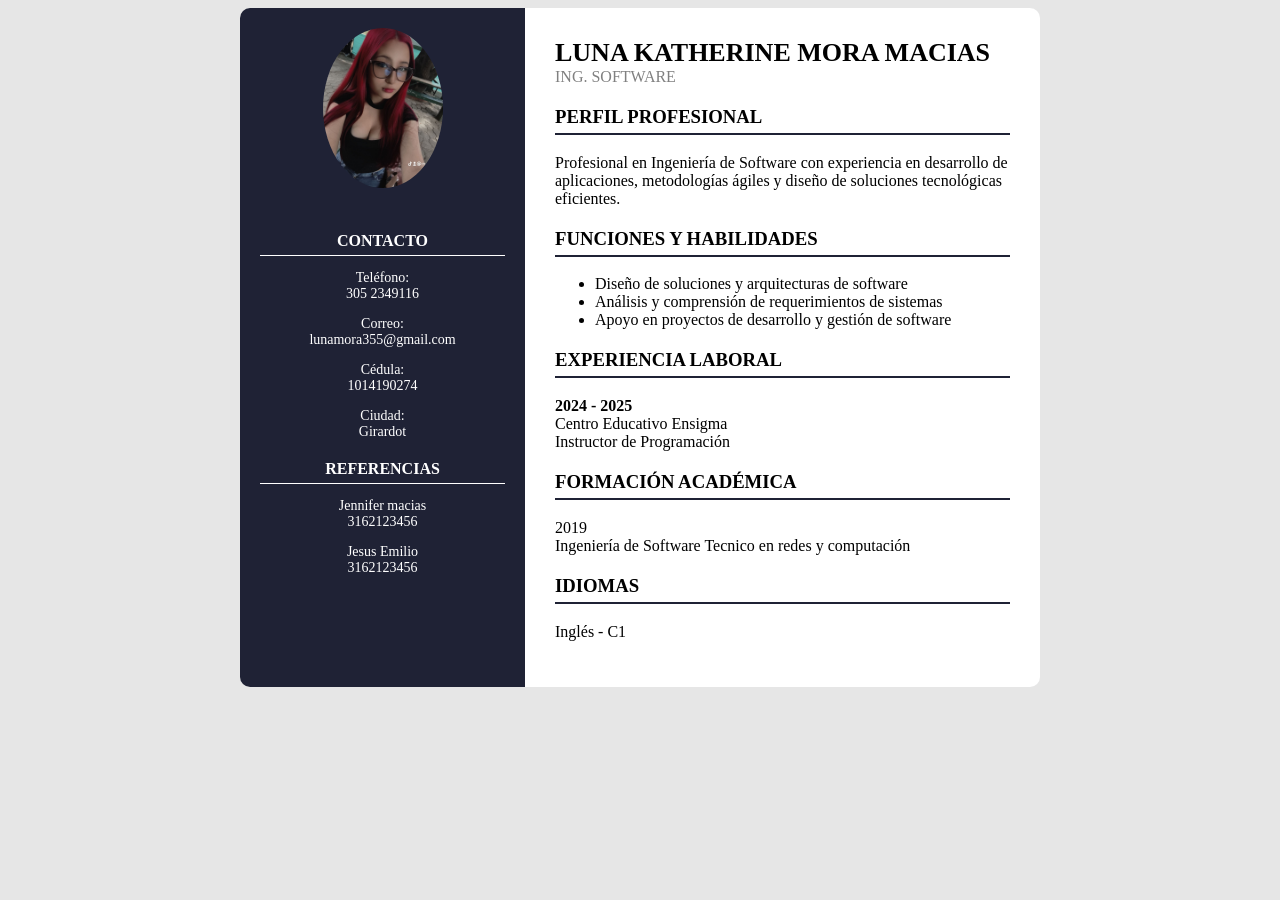
<file: index.html>
<!DOCTYPE html> <!--Le dice al navegador que el documento está escrito en HTML5.-->
<html lang="es"> <!--configura el idioma español-->
<head>
<meta charset="UTF-8"> <!--los acentos, ñ y símbolos se vean bien.-->
<title>Curriculum</title>

<style>

body{
    font-family: "Times New Roman", Times, serif;
    background-color: #e6e6e6;
}

.contenedor{
    width: 800px;
    margin: auto;
    display: flex; /* flez crea las divisiones  */
    background: white;
    border-radius: 10px;
    overflow: hidden;
}

/* COLUMNA IZQUIERDA */

.izquierda{
    width: 35%;
    background: #1f2235;
    color: white;
    padding: 20px;
    text-align: center;
}

.izquierda img{
    width: 120px;
    border-radius: 50%;
    margin-bottom: 20px;
}

.titulo{
    margin-top:20px;
    font-weight:bold;
    border-bottom:1px solid white;
    padding-bottom:5px;
}

.izquierda p{
    font-size:14px;
}

/* COLUMNA DERECHA */

.derecha{
    width:65%;
    padding:30px;
}

.nombre{
    font-size:26px;
    font-weight:bold;
}

.profesion{
    color:gray;
    margin-bottom:20px;
}

.seccion{
    margin-top:20px;
}

.seccion h3{
    border-bottom:2px solid #1f2235;
    padding-bottom:5px;
}

</style>

</head>

<body>

<div class="contenedor"> <!--en este van las dos columnas izq y der-->
    <div class="izquierda"> <!-- el div crea cuadros de texto invisible-->
        <img src="foto.png.jpeg">
        
        <div class="titulo">CONTACTO</div>
        <p>Teléfono:<br> 305 2349116 </p> <!-- la p es el parrafo cada p crea un salto automatico-->
        <p>Correo:<br>lunamora355@gmail.com</p> <!--br es el salto de linea (break)Se usa para romper la línea de texto y empezar otra línea sin crear un párrafo nuevo.-->
        <p>Cédula:<br>1014190274</p>
        <p>Ciudad:<br>Girardot</p>
        
        <div class="titulo">REFERENCIAS</div>
        <p>Jennifer macias<br>3162123456</p>
        <p>Jesus Emilio<br>3162123456</p>
    </div>
    
    <div class="derecha">
        <div class="nombre">LUNA KATHERINE MORA MACIAS </div>
        <div class="profesion">ING. SOFTWARE</div>
        
        <div class="seccion">
            <h3>PERFIL PROFESIONAL</h3>
            <p>
                Profesional en Ingeniería de Software con experiencia en desarrollo de aplicaciones, 
                metodologías ágiles y diseño de soluciones tecnológicas eficientes.
            </p>
        </div>
        
        <div class="seccion">
            <h3>FUNCIONES Y HABILIDADES</h3>
            <ul> <!--el ul es una lista sin orden y el ol es una lista con orden-->
                <li>Diseño de soluciones y arquitecturas de software</li>
                <li>Análisis y comprensión de requerimientos de sistemas</li>
                <li>Apoyo en proyectos de desarrollo y gestión de software</li>
            </ul>
        </div>
        
        <div class="seccion">
            <h3>EXPERIENCIA LABORAL</h3> <!-- h3 encabezado nivel 3.-->
            <p>
                <b>2024 - 2025</b><br> <!-- b significa bold/ negrita -->
                Centro Educativo Ensigma<br>
                Instructor de Programación
            </p>
        </div>
        
        <div class="seccion">
            <h3>FORMACIÓN ACADÉMICA</h3>
            <p>
                2019<br>
                Ingeniería de Software 
                Tecnico en redes y computación
            </p>
        </div>

        <div class="seccion">
            <h3>IDIOMAS</h3>
            <p>Inglés - C1</p>
        </div>
    </div>
</div>

</body>
</html>
</file>
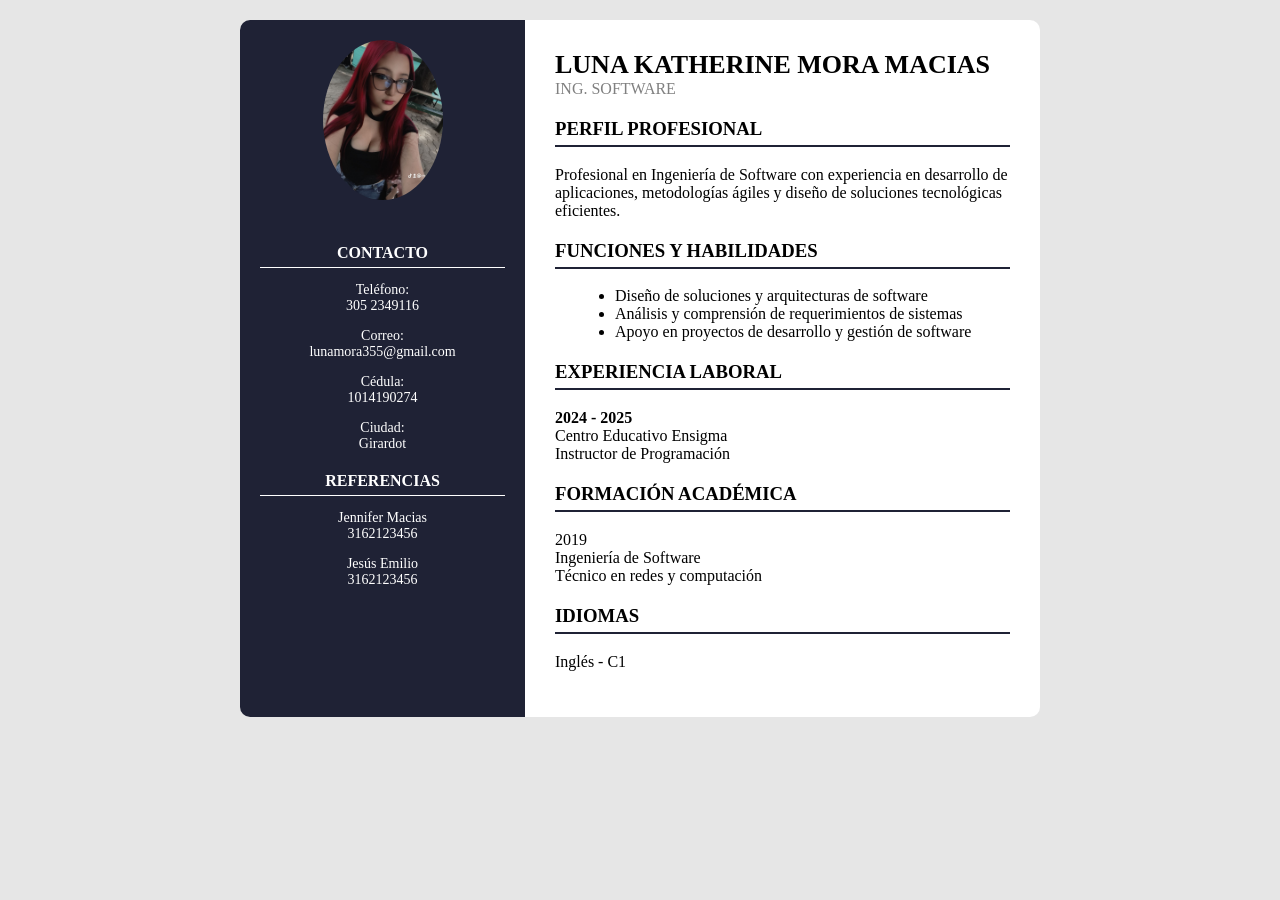
<file: curriculum2/index.html>
<!DOCTYPE html>
<html lang="es">
<head>
    <meta charset="UTF-8">
    <title>Curriculum</title>
    <link rel="stylesheet" href="styles.css">
</head>

<body>

<div class="contenedor">
    <div class="izquierda">
        <img src="foto.png" alt="Foto de perfil">
        
        <div class="titulo">CONTACTO</div>
        <p>Teléfono:<br> 305 2349116 </p>
        <p>Correo:<br>lunamora355@gmail.com</p>
        <p>Cédula:<br>1014190274</p>
        <p>Ciudad:<br>Girardot</p>
        
        <div class="titulo">REFERENCIAS</div>
        <p>Jennifer Macias<br>3162123456</p>
        <p>Jesús Emilio<br>3162123456</p>
    </div>
    
    <div class="derecha">
        <div class="nombre">LUNA KATHERINE MORA MACIAS</div>
        <div class="profesion">ING. SOFTWARE</div>
        
        <div class="seccion">
            <h3>PERFIL PROFESIONAL</h3>
            <p>
                Profesional en Ingeniería de Software con experiencia en desarrollo de aplicaciones, 
                metodologías ágiles y diseño de soluciones tecnológicas eficientes.
            </p>
        </div>
        
        <div class="seccion">
            <h3>FUNCIONES Y HABILIDADES</h3>
            <ul>
                <li>Diseño de soluciones y arquitecturas de software</li>
                <li>Análisis y comprensión de requerimientos de sistemas</li>
                <li>Apoyo en proyectos de desarrollo y gestión de software</li>
            </ul>
        </div>
        
        <div class="seccion">
            <h3>EXPERIENCIA LABORAL</h3>
            <p>
                <b>2024 - 2025</b><br>
                Centro Educativo Ensigma<br>
                Instructor de Programación
            </p>
        </div>
        
        <div class="seccion">
            <h3>FORMACIÓN ACADÉMICA</h3>
            <p>
                2019<br>
                Ingeniería de Software<br>
                Técnico en redes y computación
            </p>
        </div>

        <div class="seccion">
            <h3>IDIOMAS</h3>
            <p>Inglés - C1</p>
        </div>
    </div>
</div>

</body>
</html>
</file>
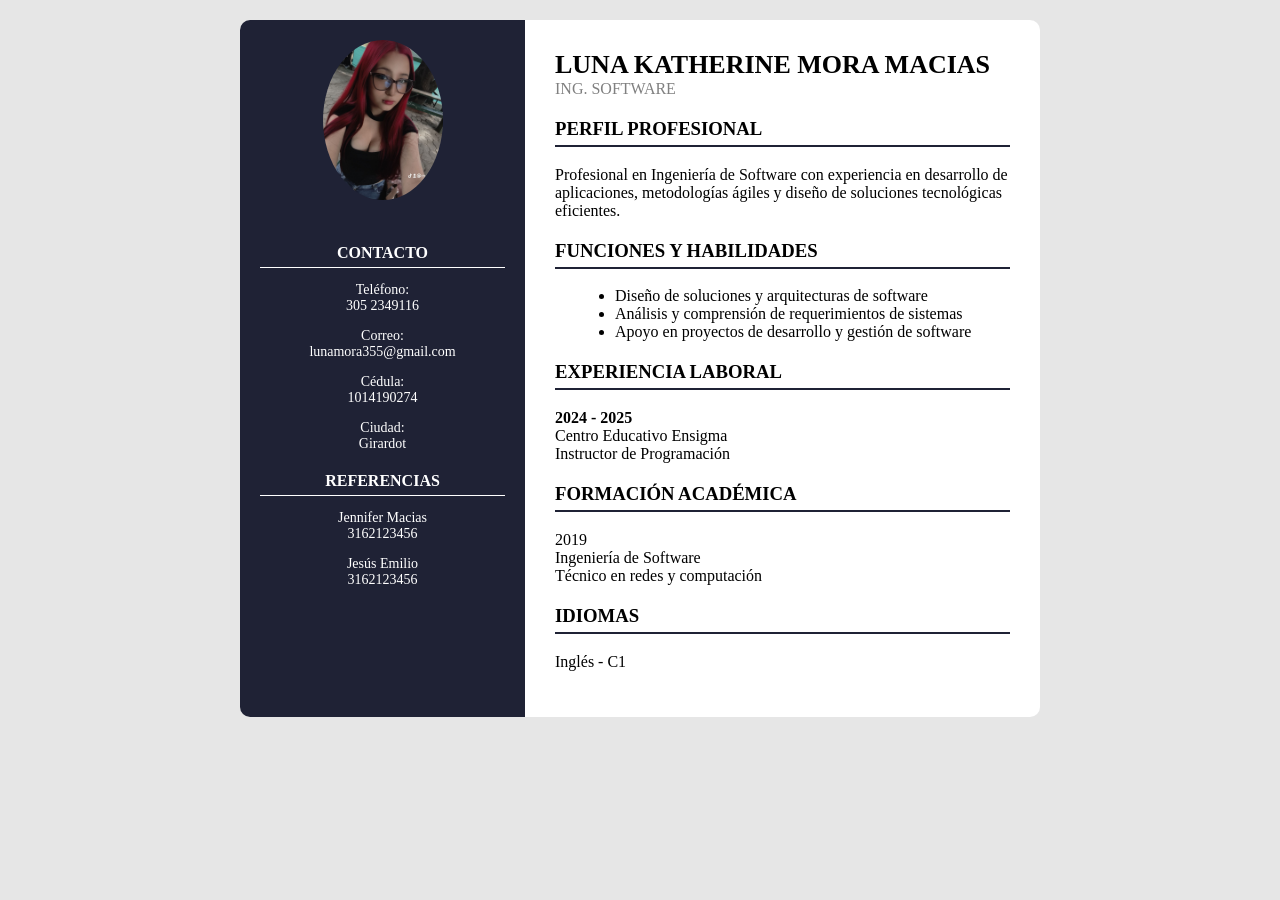
<file: curriculum3/index.html>
<!DOCTYPE html>
<html lang="es">
<head>
    <meta charset="UTF-8">
    <title>Curriculum</title>
    <link rel="stylesheet" href="styles.css">
</head>

<body>

<div class="contenedor">

    <div class="izquierda">
        <img src="foto.png" alt="Foto de perfil">

        <div class="titulo">CONTACTO</div>
        <p>Teléfono:<br> 305 2349116 </p>
        <p>Correo:<br>lunamora355@gmail.com</p>
        <p>Cédula:<br>1014190274</p>
        <p>Ciudad:<br>Girardot</p>

        <div class="titulo">REFERENCIAS</div>
        <p>Jennifer Macias<br>3162123456</p>
        <p>Jesús Emilio<br>3162123456</p>
    </div>

    <div class="derecha">

        <div class="nombre" id="nombreClick">LUNA KATHERINE MORA MACIAS</div>
        <div class="profesion">ING. SOFTWARE</div>

        <div class="mensaje-oculto" id="mensajeNombre">
            🌙 ¡Hola! Gracias por revisar mi curriculum ✨
        </div>

        <div class="seccion toggle">
            <h3 class="titulo-seccion">PERFIL PROFESIONAL</h3>
            <p>
                Profesional en Ingeniería de Software con experiencia en desarrollo de aplicaciones,
                metodologías ágiles y diseño de soluciones tecnológicas eficientes.
            </p>
        </div>

        <div class="seccion toggle">
            <h3 class="titulo-seccion">FUNCIONES Y HABILIDADES</h3>
            <ul>
                <li>Diseño de soluciones y arquitecturas de software</li>
                <li>Análisis y comprensión de requerimientos de sistemas</li>
                <li>Apoyo en proyectos de desarrollo y gestión de software</li>
            </ul>
        </div>

        <div class="seccion toggle">
            <h3 class="titulo-seccion">EXPERIENCIA LABORAL</h3>
            <p>
                <b>2024 - 2025</b><br>
                Centro Educativo Ensigma<br>
                Instructor de Programación
            </p>
        </div>

        <div class="seccion toggle">
            <h3 class="titulo-seccion">FORMACIÓN ACADÉMICA</h3>
            <p>
                2019<br>
                Ingeniería de Software<br>
                Técnico en redes y computación
            </p>
        </div>

        <div class="seccion toggle">
            <h3 class="titulo-seccion">IDIOMAS</h3>
            <p>Inglés - C1</p>
        </div>

    </div>
</div>

<!-- Archivo JavaScript externo -->
<script src="script.js"></script>

</body>
</html>
</file>
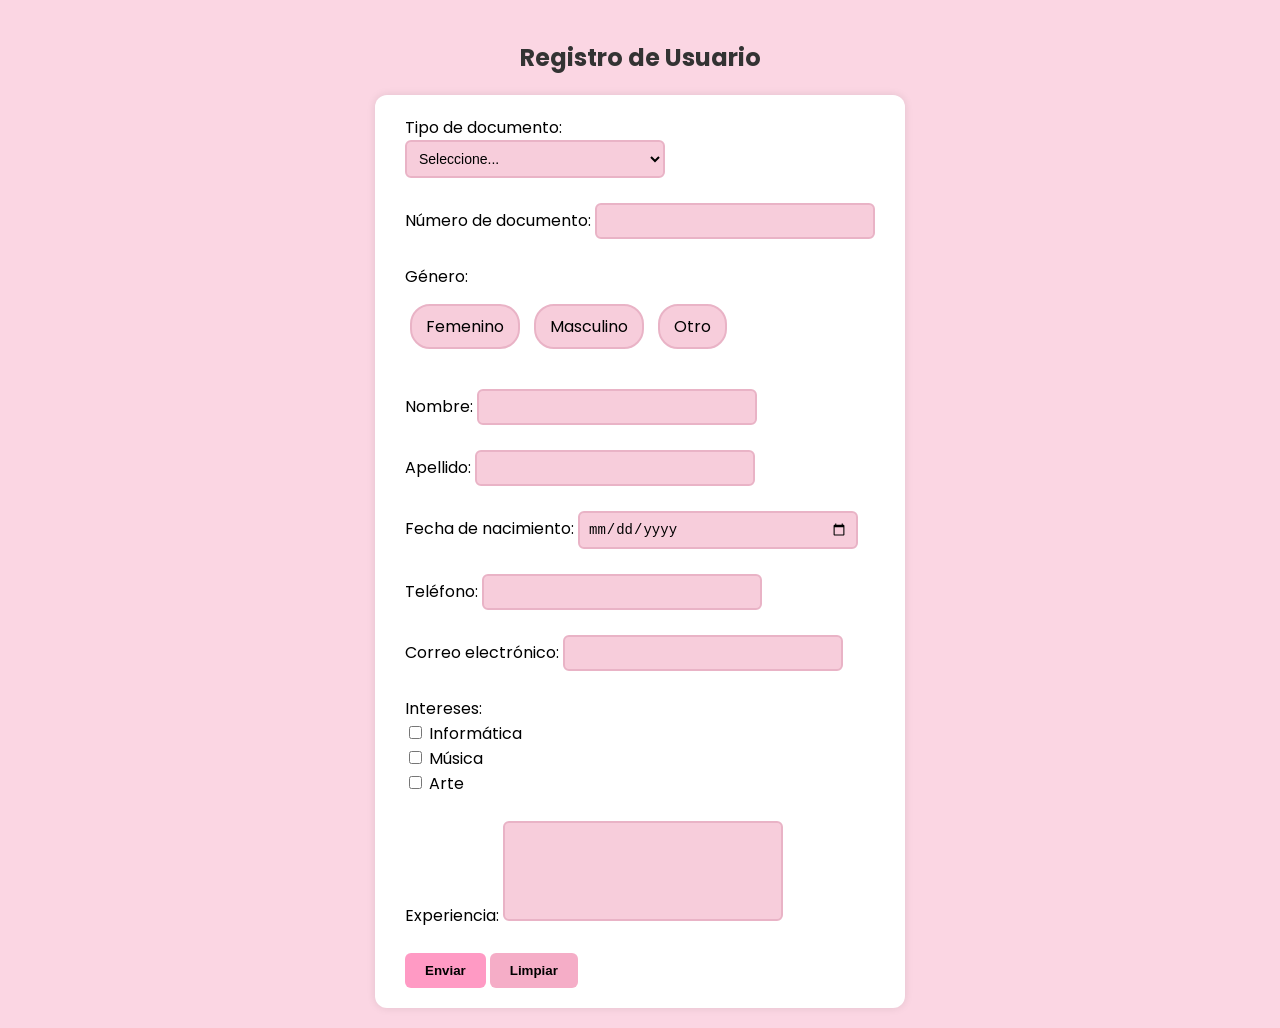
<file: formulario2/index.html>
<!DOCTYPE html>
<html>
<head>
    <title>Formulario de Registro</title>
    <link rel="stylesheet" href="styles.css">

    <!-- Fuente Poppins -->
    <link href="https://fonts.googleapis.com/css2?family=Poppins:wght@300;400;600&display=swap" rel="stylesheet">
</head>

<body>

    <h2>Registro de Usuario</h2>

    <form id="formulario">

        <!-- Tipo de documento -->
        <label>Tipo de documento:</label><br>
        <select name="documento">
            <option value="">Seleccione...</option>
            <option value="cc">Cédula de Ciudadanía</option>
            <option value="ti">Tarjeta de Identidad</option>
            <option value="ce">Cédula de Extranjería</option>
            <option value="pp">Pasaporte</option>
        </select><br><br>

        <!-- Número de documento -->
        <label>Número de documento:</label>
        <input type="text" name="num_documento"><br><br>

        <!-- Género -->
        <label>Género:</label><br>

        <div class="genero-container">
            <input type="radio" id="femenino" name="genero" value="femenino">
            <label for="femenino" class="genero-opcion">Femenino</label>

            <input type="radio" id="masculino" name="genero" value="masculino">
            <label for="masculino" class="genero-opcion">Masculino</label>

            <input type="radio" id="otro" name="genero" value="otro">
            <label for="otro" class="genero-opcion">Otro</label>
        </div><br>

        <!-- Datos -->
        <label>Nombre:</label>
        <input type="text" name="nombre"><br><br>

        <label>Apellido:</label>
        <input type="text" name="apellido"><br><br>

        <label>Fecha de nacimiento:</label>
        <input type="date" name="fecha"><br><br>

        <label>Teléfono:</label>
        <input type="tel" name="telefono"><br><br>

        <label>Correo electrónico:</label>
        <input type="email" name="correo"><br><br>

        <!-- Intereses -->
        <label>Intereses:</label><br>
        <input type="checkbox" name="interes"> Informática<br>
        <input type="checkbox" name="interes"> Música<br>
        <input type="checkbox" name="interes"> Arte<br><br>

        <!-- Experiencia -->
        <label>Experiencia:</label>
        <textarea name="experiencia"></textarea><br><br>

        <!-- Botones -->
        <div class="botones">
            <input type="submit" value="Enviar">
            <button type="reset">Limpiar</button>
        </div>

    </form>

    <!-- Mensaje de éxito -->
    <div id="mensajeExito" class="mensaje-exito">
        ✨ ¡Formulario enviado con éxito! ✨
    </div>

    <!-- Script para mostrar el mensaje -->
    <script>
        const form = document.getElementById("formulario");
        const mensaje = document.getElementById("mensajeExito");

        form.addEventListener("submit", function(e) {
            e.preventDefault();
            mensaje.style.display = "block";

            setTimeout(() => {
                mensaje.style.display = "none";
            }, 3000);

            form.reset();
        });
    </script>

</body>
</html>
</file>
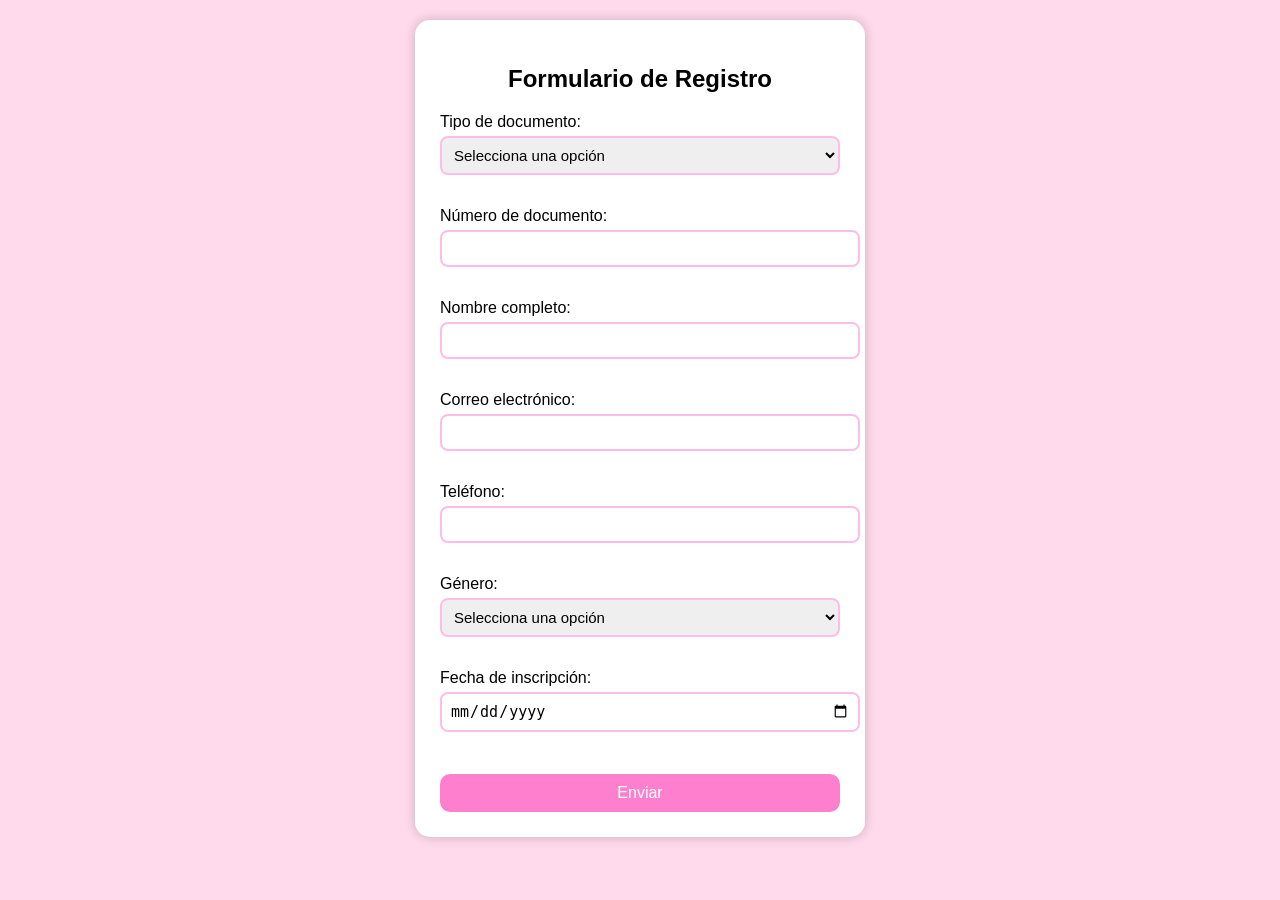
<file: formulario3/index.html>
<!DOCTYPE html>
<html lang="es">
<head>
    <meta charset="UTF-8">
    <title>Formulario</title>
    <link rel="stylesheet" href="styles.css">
</head>

<body>

<div class="contenedor">
    <h2>Formulario de Registro</h2>

    <form id="formulario">

        <!-- Tipo de documento -->
        <div class="campo">
            <label for="tipoDocumento">Tipo de documento:</label>
            <select id="tipoDocumento">
                <option>Selecciona una opción</option>
                <option>Cédula de Ciudadanía</option>
                <option>Tarjeta de Identidad</option>
                <option>Cédula de Extranjería</option>
                <option>Pasaporte</option>
            </select>
            <span class="error" id="error-tipoDocumento"></span>
        </div>

        <!-- Número de documento -->
        <div class="campo">
            <label for="documento">Número de documento:</label>
            <input type="text" id="documento">
            <span class="error" id="error-documento"></span>
        </div>

        <!-- Nombre -->
        <div class="campo">
            <label for="nombre">Nombre completo:</label>
            <input type="text" id="nombre">
            <span class="error" id="error-nombre"></span>
        </div>

        <!-- Correo -->
        <div class="campo">
            <label for="correo">Correo electrónico:</label>
            <input type="email" id="correo">
            <span class="error" id="error-correo"></span>
        </div>

        <!-- Teléfono -->
        <div class="campo">
            <label for="telefono">Teléfono:</label>
            <input type="tel" id="telefono">
            <span class="error" id="error-telefono"></span>
        </div>

        <!-- Género -->
        <div class="campo">
            <label for="genero">Género:</label>
            <select id="genero">
                <option>Selecciona una opción</option>
                <option>Femenino</option>
                <option>Masculino</option>
                <option>Otro</option>
            </select>
            <span class="error" id="error-genero"></span>
        </div>

        <!-- Fecha de inscripción -->
        <div class="campo">
            <label for="fecha">Fecha de inscripción:</label>
            <input type="date" id="fecha">
            <span class="error" id="error-fecha"></span>
        </div>

        <button type="submit">Enviar</button>

        <p id="mensajeExito" class="exito oculto">✔ Formulario enviado con éxito</p>
    </form>
</div>

<script src="script.js"></script>
</body>
</html>
</file>
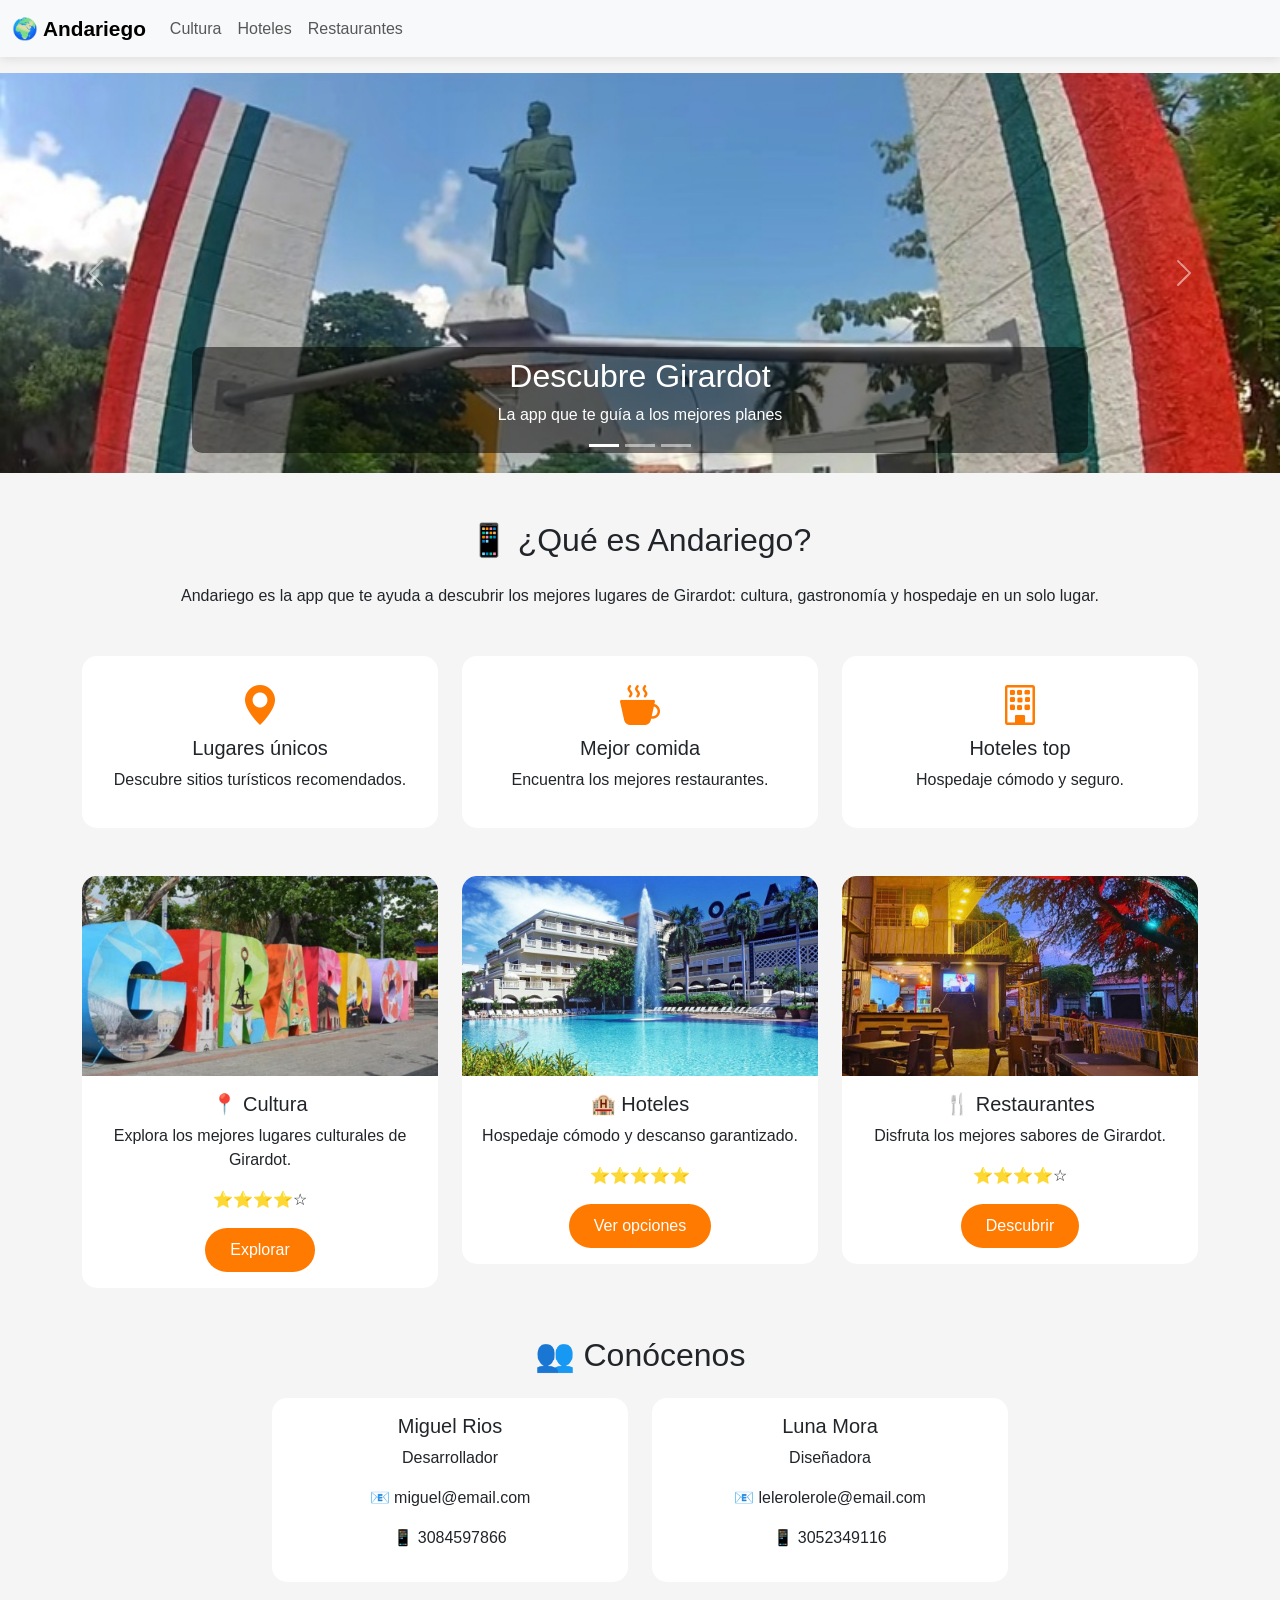
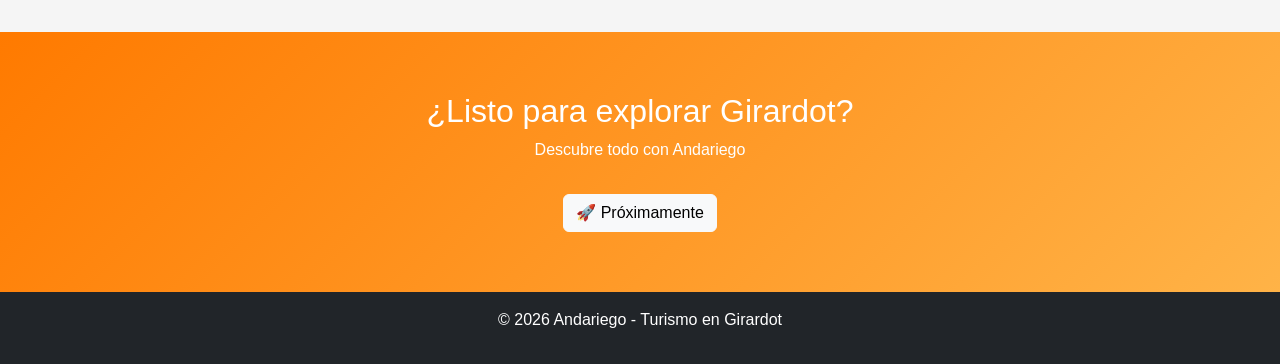
<file: pag_andariego/pagina/index.html>
<!DOCTYPE html>
<html lang="es">
<head>
  <meta charset="UTF-8">
  <meta name="viewport" content="width=device-width, initial-scale=1.0">
  <title>Andariego - Turismo en Girardot</title>

  <!-- BOOTSTRAP -->
  <link href="https://cdn.jsdelivr.net/npm/bootstrap@5.3.0/dist/css/bootstrap.min.css" rel="stylesheet">

  <!-- ICONOS -->
  <link rel="stylesheet" href="https://cdn.jsdelivr.net/npm/bootstrap-icons@1.10.5/font/bootstrap-icons.css">

  <!-- CSS -->
  <link rel="stylesheet" href="styles.css">
</head>
<body>

<!-- NAVBAR -->
<nav class="navbar navbar-expand-lg bg-body-tertiary">
  <div class="container-fluid">
    <a class="navbar-brand" href="#">🌍 Andariego</a>

    <button class="navbar-toggler" type="button" data-bs-toggle="collapse" data-bs-target="#navbarSupportedContent">
      <span class="navbar-toggler-icon"></span>
    </button>

    <div class="collapse navbar-collapse" id="navbarSupportedContent">
      <ul class="navbar-nav me-auto">

        <li class="nav-item">
          <a class="nav-link" href="#" onclick="mostrarMensaje()">Cultura</a>
        </li>

        <li class="nav-item">
          <a class="nav-link" href="#" onclick="mostrarMensaje()">Hoteles</a>
        </li>

        <li class="nav-item">
          <a class="nav-link" href="#" onclick="mostrarMensaje()">Restaurantes</a>
        </li>

      </ul>
    </div>
  </div>
</nav>

<!-- MENSAJE -->
<div id="mensaje" class="text-center mt-3"></div>

<!-- CARRUSEL -->
<div id="carouselExampleCaptions" class="carousel slide" data-bs-ride="carousel" data-bs-interval="3000" data-bs-pause="false">

  <div class="carousel-indicators">
    <button type="button" data-bs-target="#carouselExampleCaptions" data-bs-slide-to="0" class="active"></button>
    <button type="button" data-bs-target="#carouselExampleCaptions" data-bs-slide-to="1"></button>
    <button type="button" data-bs-target="#carouselExampleCaptions" data-bs-slide-to="2"></button>
  </div>

  <div class="carousel-inner">

    <div class="carousel-item active">
      <img src="../img/carrusel1.jpg" class="d-block w-100">
      <div class="carousel-caption">
        <h2>Descubre Girardot</h2>
        <p>La app que te guía a los mejores planes</p>
      </div>
    </div>

    <div class="carousel-item">
      <img src="../img/carrusel2.jpg" class="d-block w-100">
      <div class="carousel-caption">
        <h2>Hoteles increíbles</h2>
        <p>Descansa en los mejores lugares</p>
      </div>
    </div>

    <div class="carousel-item">
      <img src="../img/carrusel3.jpg" class="d-block w-100">
      <div class="carousel-caption">
        <h2>Gastronomía única</h2>
        <p>Descubre sabores inolvidables</p>
      </div>
    </div>

  </div>

  <button class="carousel-control-prev" type="button" data-bs-target="#carouselExampleCaptions" data-bs-slide="prev">
    <span class="carousel-control-prev-icon"></span>
  </button>

  <button class="carousel-control-next" type="button" data-bs-target="#carouselExampleCaptions" data-bs-slide="next">
    <span class="carousel-control-next-icon"></span>
  </button>

</div>

<!-- SOBRE LA APP -->
<section class="container mt-5 text-center">
  <h2 class="mb-4">📱 ¿Qué es Andariego?</h2>
  <p class="mb-5">
    Andariego es la app que te ayuda a descubrir los mejores lugares de Girardot:
    cultura, gastronomía y hospedaje en un solo lugar.
  </p>

  <div class="row">
    <div class="col-md-4">
      <div class="feature-box">
        <i class="bi bi-geo-alt-fill icono"></i>
        <h5>Lugares únicos</h5>
        <p>Descubre sitios turísticos recomendados.</p>
      </div>
    </div>

    <div class="col-md-4">
      <div class="feature-box">
        <i class="bi bi-cup-hot-fill icono"></i>
        <h5>Mejor comida</h5>
        <p>Encuentra los mejores restaurantes.</p>
      </div>
    </div>

    <div class="col-md-4">
      <div class="feature-box">
        <i class="bi bi-building icono"></i>
        <h5>Hoteles top</h5>
        <p>Hospedaje cómodo y seguro.</p>
      </div>
    </div>
  </div>
</section>

<!-- CARDS -->
<div class="container mt-5">
  <div class="row justify-content-center">

    <div class="col-md-4">
      <div class="card">
        <img src="../img/imagen1.avif" class="card-img-top">
        <div class="card-body">
          <h5>📍 Cultura</h5>
          <p>Explora los mejores lugares culturales de Girardot.</p>
          <p>⭐⭐⭐⭐☆</p>
          <a href="#" onclick="mostrarMensaje()" class="btn btn-primary">Explorar</a>
        </div>
      </div>
    </div>

    <div class="col-md-4">
      <div class="card">
        <img src="../img/imagen2.jpg" class="card-img-top">
        <div class="card-body">
          <h5>🏨 Hoteles</h5>
          <p>Hospedaje cómodo y descanso garantizado.</p>
          <p>⭐⭐⭐⭐⭐</p>
          <a href="#" onclick="mostrarMensaje()" class="btn btn-primary">Ver opciones</a>
        </div>
      </div>
    </div>

    <div class="col-md-4">
      <div class="card">
        <img src="../img/imagen3.jpg" class="card-img-top">
        <div class="card-body">
          <h5>🍴 Restaurantes</h5>
          <p>Disfruta los mejores sabores de Girardot.</p>
          <p>⭐⭐⭐⭐☆</p>
          <a href="#" onclick="mostrarMensaje()" class="btn btn-primary">Descubrir</a>
        </div>
      </div>
    </div>

  </div>
</div>

<!-- CONOCENOS -->
<section class="container mt-5 text-center">
  <h2 class="mb-4">👥 Conócenos</h2>

  <div class="row justify-content-center">
    <div class="col-md-4">
      <div class="card team-card p-3">
        <h5>Miguel Rios</h5>
        <p>Desarrollador</p>
        <p>📧 miguel@email.com</p>
        <p>📱 3084597866</p>
      </div>
    </div>

    <div class="col-md-4">
      <div class="card team-card p-3">
        <h5>Luna Mora</h5>
        <p>Diseñadora</p>
        <p>📧 lelerolerole@email.com</p>
        <p>📱 3052349116</p>
      </div>
    </div>
  </div>
</section>

<!-- CTA -->
<section class="cta text-center">
  <h2>¿Listo para explorar Girardot?</h2>
  <p>Descubre todo con Andariego</p>
  <button class="btn btn-light mt-3">🚀 Próximamente</button>
</section>

<!-- FOOTER -->
<footer class="bg-dark text-white text-center p-3">
  <p>© 2026 Andariego - Turismo en Girardot</p>
</footer>

<script>
function mostrarMensaje() {
  document.getElementById("mensaje").innerHTML =
    "<div class='alert alert-success'>🚀 Próximamente</div>";
}
</script>

<script src="https://cdn.jsdelivr.net/npm/bootstrap@5.3.0/dist/js/bootstrap.bundle.min.js"></script>

</body>
</html>
</file>
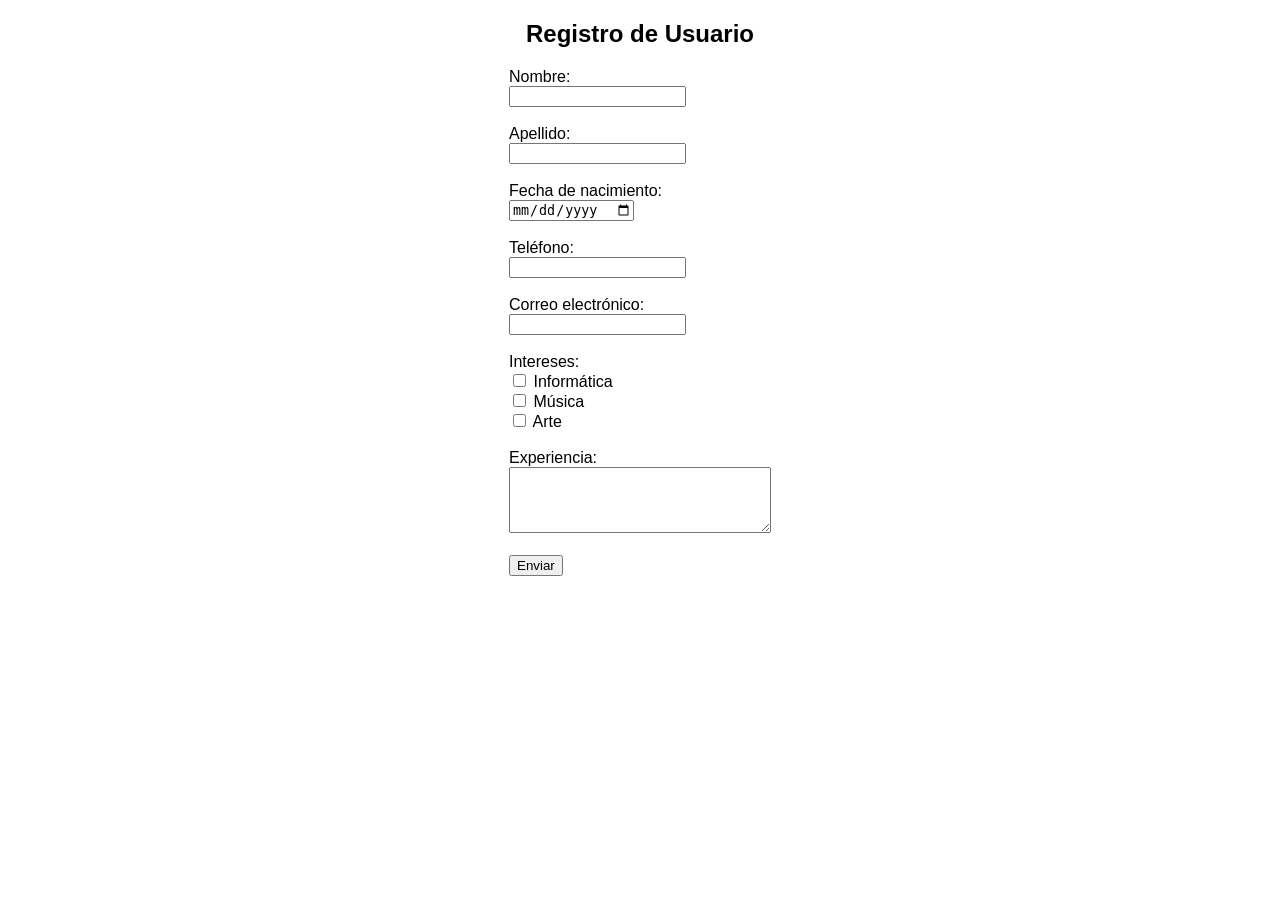
<file: formulario.html>
<!DOCTYPE html>
<html>
<head>
    <title>Formulario de Registro</title>
</head>

<body style="font-family: Arial, sans-serif; text-align: center;">

    <h2>Registro de Usuario</h2>

    <form style="display: inline-block; text-align: left;">

        <label>Nombre:</label><br>
        <input type="text" name="nombre"><br><br>

        <label>Apellido:</label><br>
        <input type="text" name="apellido"><br><br>

        <label>Fecha de nacimiento:</label><br>
        <input type="date" name="fecha"><br><br>

        <label>Teléfono:</label><br>
        <input type="tel" name="telefono"><br><br>

        <label>Correo electrónico:</label><br>
        <input type="email" name="correo"><br><br>

        <label>Intereses:</label><br>
        <input type="checkbox" name="interes"> Informática<br>
        <input type="checkbox" name="interes"> Música<br>
        <input type="checkbox" name="interes"> Arte<br><br>

        <label>Experiencia:</label><br>
        <textarea name="experiencia" rows="4" cols="30"></textarea><br><br>

        <input type="submit" value="Enviar">

    </form>

</body>
</html>
</file>
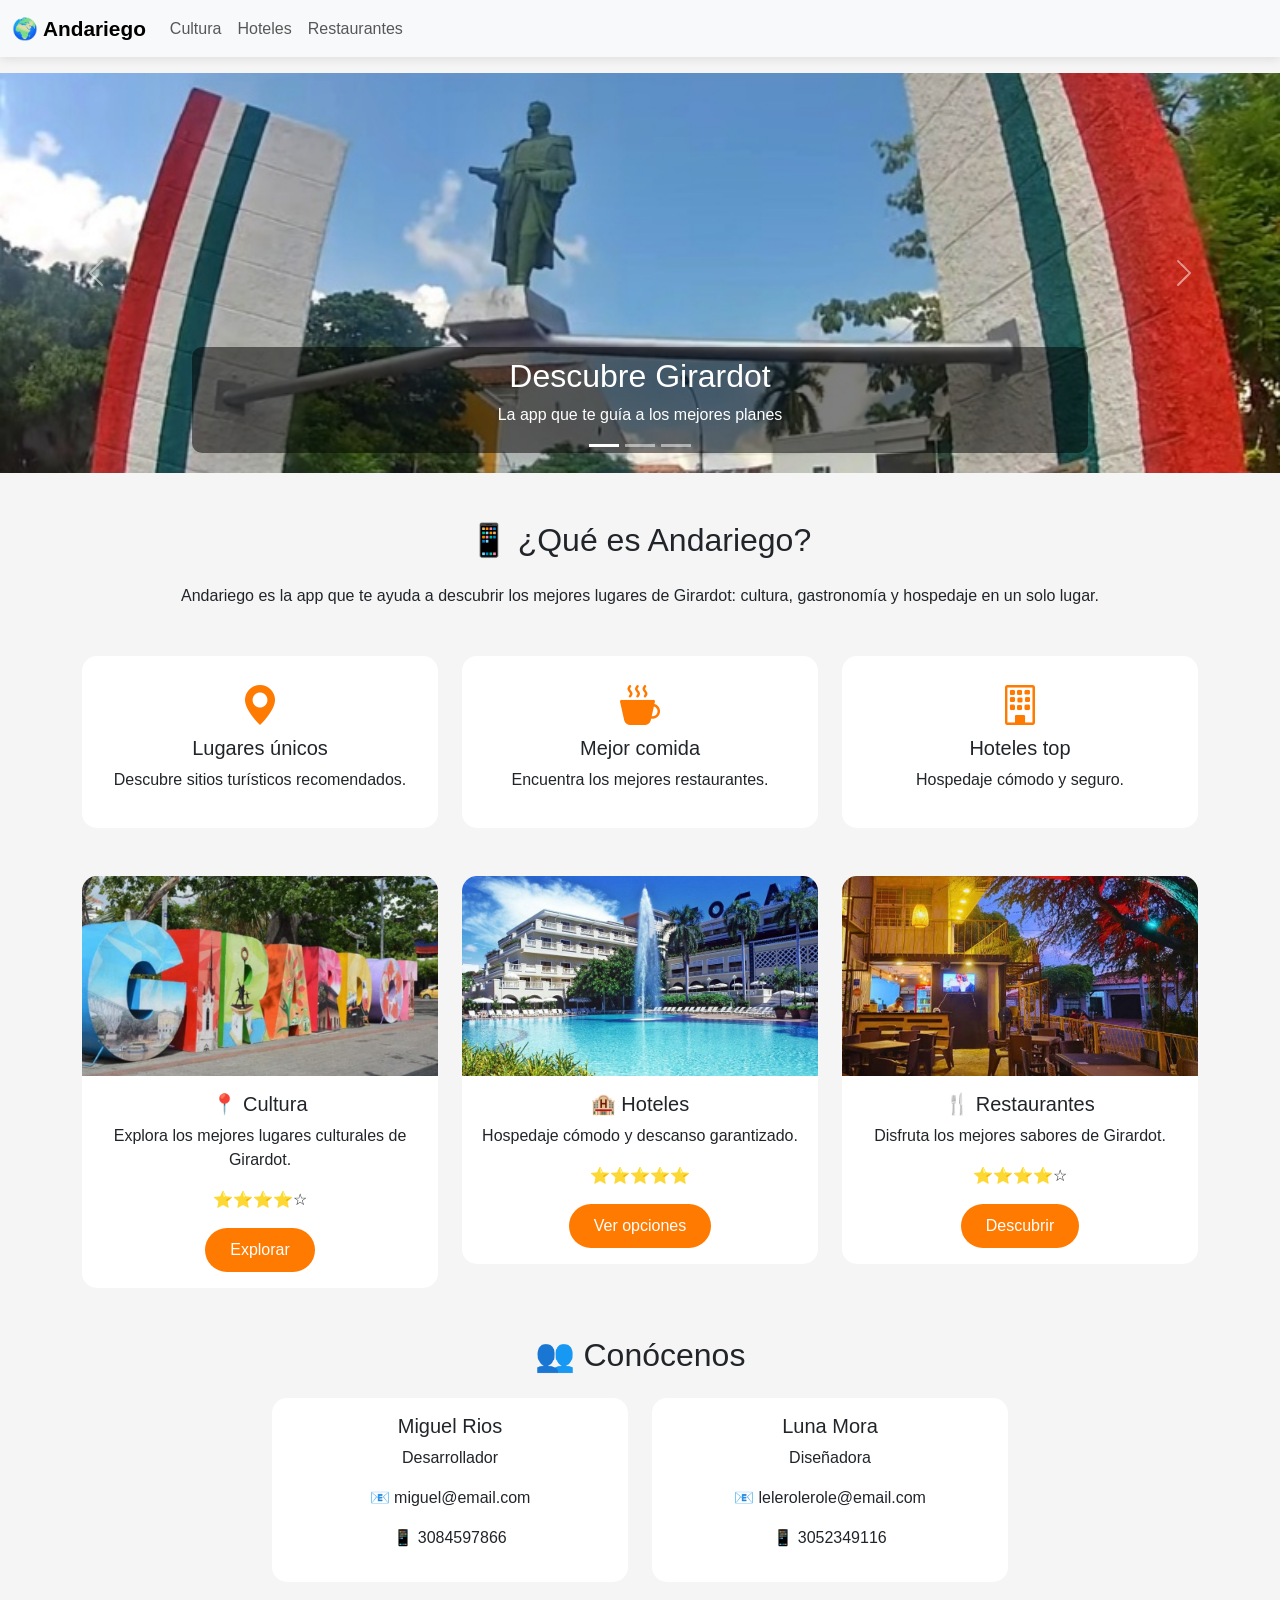
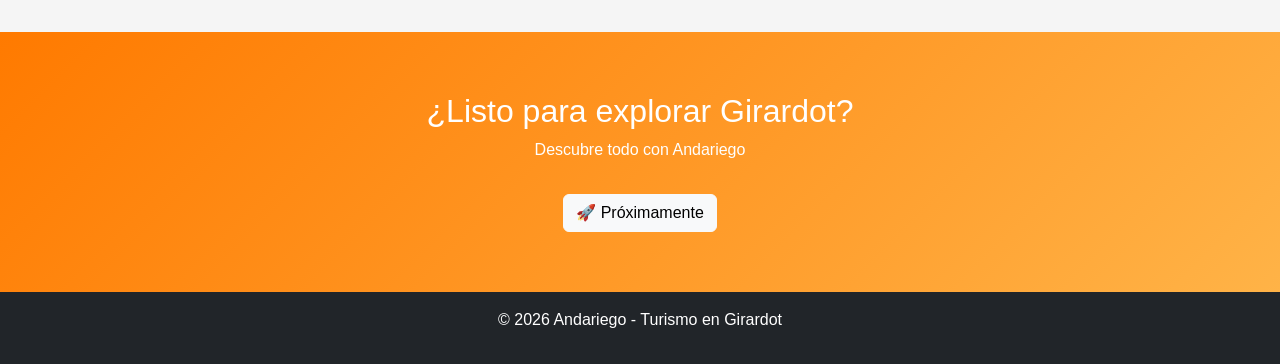
<file: pag_andariego/pagina/primera.html>
<!DOCTYPE html>
<html lang="es">
<head>
  <meta charset="UTF-8">
  <meta name="viewport" content="width=device-width, initial-scale=1.0">
  <title>Andariego - Turismo en Girardot</title>

  <!-- BOOTSTRAP -->
  <link href="https://cdn.jsdelivr.net/npm/bootstrap@5.3.0/dist/css/bootstrap.min.css" rel="stylesheet">

  <!-- ICONOS -->
  <link rel="stylesheet" href="https://cdn.jsdelivr.net/npm/bootstrap-icons@1.10.5/font/bootstrap-icons.css">

  <!-- CSS -->
  <link rel="stylesheet" href="styles.css">
</head>
<body>

<!-- NAVBAR -->
<nav class="navbar navbar-expand-lg bg-body-tertiary">
  <div class="container-fluid">
    <a class="navbar-brand" href="#">🌍 Andariego</a>

    <button class="navbar-toggler" type="button" data-bs-toggle="collapse" data-bs-target="#navbarSupportedContent">
      <span class="navbar-toggler-icon"></span>
    </button>

    <div class="collapse navbar-collapse" id="navbarSupportedContent">
      <ul class="navbar-nav me-auto">

        <li class="nav-item">
          <a class="nav-link" href="#" onclick="mostrarMensaje()">Cultura</a>
        </li>

        <li class="nav-item">
          <a class="nav-link" href="#" onclick="mostrarMensaje()">Hoteles</a>
        </li>

        <li class="nav-item">
          <a class="nav-link" href="#" onclick="mostrarMensaje()">Restaurantes</a>
        </li>

      </ul>
    </div>
  </div>
</nav>

<!-- MENSAJE -->
<div id="mensaje" class="text-center mt-3"></div>

<!-- CARRUSEL -->
<div id="carouselExampleCaptions" class="carousel slide" data-bs-ride="carousel" data-bs-interval="3000" data-bs-pause="false">

  <div class="carousel-indicators">
    <button type="button" data-bs-target="#carouselExampleCaptions" data-bs-slide-to="0" class="active"></button>
    <button type="button" data-bs-target="#carouselExampleCaptions" data-bs-slide-to="1"></button>
    <button type="button" data-bs-target="#carouselExampleCaptions" data-bs-slide-to="2"></button>
  </div>

  <div class="carousel-inner">

    <div class="carousel-item active">
      <img src="../img/carrusel1.jpg" class="d-block w-100">
      <div class="carousel-caption">
        <h2>Descubre Girardot</h2>
        <p>La app que te guía a los mejores planes</p>
      </div>
    </div>

    <div class="carousel-item">
      <img src="../img/carrusel2.jpg" class="d-block w-100">
      <div class="carousel-caption">
        <h2>Hoteles increíbles</h2>
        <p>Descansa en los mejores lugares</p>
      </div>
    </div>

    <div class="carousel-item">
      <img src="../img/carrusel3.jpg" class="d-block w-100">
      <div class="carousel-caption">
        <h2>Gastronomía única</h2>
        <p>Descubre sabores inolvidables</p>
      </div>
    </div>

  </div>

  <button class="carousel-control-prev" type="button" data-bs-target="#carouselExampleCaptions" data-bs-slide="prev">
    <span class="carousel-control-prev-icon"></span>
  </button>

  <button class="carousel-control-next" type="button" data-bs-target="#carouselExampleCaptions" data-bs-slide="next">
    <span class="carousel-control-next-icon"></span>
  </button>

</div>

<!-- SOBRE LA APP -->
<section class="container mt-5 text-center">
  <h2 class="mb-4">📱 ¿Qué es Andariego?</h2>
  <p class="mb-5">
    Andariego es la app que te ayuda a descubrir los mejores lugares de Girardot:
    cultura, gastronomía y hospedaje en un solo lugar.
  </p>

  <div class="row">
    <div class="col-md-4">
      <div class="feature-box">
        <i class="bi bi-geo-alt-fill icono"></i>
        <h5>Lugares únicos</h5>
        <p>Descubre sitios turísticos recomendados.</p>
      </div>
    </div>

    <div class="col-md-4">
      <div class="feature-box">
        <i class="bi bi-cup-hot-fill icono"></i>
        <h5>Mejor comida</h5>
        <p>Encuentra los mejores restaurantes.</p>
      </div>
    </div>

    <div class="col-md-4">
      <div class="feature-box">
        <i class="bi bi-building icono"></i>
        <h5>Hoteles top</h5>
        <p>Hospedaje cómodo y seguro.</p>
      </div>
    </div>
  </div>
</section>

<!-- CARDS -->
<div class="container mt-5">
  <div class="row justify-content-center">

    <div class="col-md-4">
      <div class="card">
        <img src="../img/imagen1.avif" class="card-img-top">
        <div class="card-body">
          <h5>📍 Cultura</h5>
          <p>Explora los mejores lugares culturales de Girardot.</p>
          <p>⭐⭐⭐⭐☆</p>
          <a href="#" onclick="mostrarMensaje()" class="btn btn-primary">Explorar</a>
        </div>
      </div>
    </div>

    <div class="col-md-4">
      <div class="card">
        <img src="../img/imagen2.jpg" class="card-img-top">
        <div class="card-body">
          <h5>🏨 Hoteles</h5>
          <p>Hospedaje cómodo y descanso garantizado.</p>
          <p>⭐⭐⭐⭐⭐</p>
          <a href="#" onclick="mostrarMensaje()" class="btn btn-primary">Ver opciones</a>
        </div>
      </div>
    </div>

    <div class="col-md-4">
      <div class="card">
        <img src="../img/imagen3.jpg" class="card-img-top">
        <div class="card-body">
          <h5>🍴 Restaurantes</h5>
          <p>Disfruta los mejores sabores de Girardot.</p>
          <p>⭐⭐⭐⭐☆</p>
          <a href="#" onclick="mostrarMensaje()" class="btn btn-primary">Descubrir</a>
        </div>
      </div>
    </div>

  </div>
</div>

<!-- CONOCENOS -->
<section class="container mt-5 text-center">
  <h2 class="mb-4">👥 Conócenos</h2>

  <div class="row justify-content-center">
    <div class="col-md-4">
      <div class="card team-card p-3">
        <h5>Miguel Rios</h5>
        <p>Desarrollador</p>
        <p>📧 miguel@email.com</p>
        <p>📱 3084597866</p>
      </div>
    </div>

    <div class="col-md-4">
      <div class="card team-card p-3">
        <h5>Luna Mora</h5>
        <p>Diseñadora</p>
        <p>📧 lelerolerole@email.com</p>
        <p>📱 3052349116</p>
      </div>
    </div>
  </div>
</section>

<!-- CTA -->
<section class="cta text-center">
  <h2>¿Listo para explorar Girardot?</h2>
  <p>Descubre todo con Andariego</p>
  <button class="btn btn-light mt-3">🚀 Próximamente</button>
</section>

<!-- FOOTER -->
<footer class="bg-dark text-white text-center p-3">
  <p>© 2026 Andariego - Turismo en Girardot</p>
</footer>

<script>
function mostrarMensaje() {
  document.getElementById("mensaje").innerHTML =
    "<div class='alert alert-success'>🚀 Próximamente</div>";
}
</script>

<script src="https://cdn.jsdelivr.net/npm/bootstrap@5.3.0/dist/js/bootstrap.bundle.min.js"></script>

</body>
</html>
</file>
<file: curriculum2/styles.css>
body{
    font-family: "Times New Roman", Times, serif;
    background-color: #e6e6e6;
    margin: 0;
    padding: 20px;
}

.contenedor{
    width: 800px;
    margin: auto;
    display: flex;
    background: white;
    border-radius: 10px;
    overflow: hidden;
}

/* COLUMNA IZQUIERDA */
.izquierda{
    width: 35%;
    background: #1f2235;
    color: white;
    padding: 20px;
    text-align: center;
}

.izquierda img{
    width: 120px;
    border-radius: 50%;
    margin-bottom: 20px;
}

.titulo{
    margin-top: 20px;
    font-weight: bold;
    border-bottom: 1px solid white;
    padding-bottom: 5px;
}

.izquierda p{
    font-size: 14px;
}

/* COLUMNA DERECHA */
.derecha{
    width: 65%;
    padding: 30px;
}

.nombre{
    font-size: 26px;
    font-weight: bold;
}

.profesion{
    color: gray;
    margin-bottom: 20px;
}

.seccion{
    margin-top: 20px;
}

.seccion h3{
    border-bottom: 2px solid #1f2235;
    padding-bottom: 5px;
}

/* LISTAS */
ul{
    margin-left: 20px;
}
</file>
<file: curriculum3/styles.css>
body{
    font-family: "Times New Roman", Times, serif;
    background-color: #e6e6e6;
    margin: 0;
    padding: 20px;
}

.contenedor{
    width: 800px;
    margin: auto;
    display: flex;
    background: white;
    border-radius: 10px;
    overflow: hidden;
}

/* COLUMNA IZQUIERDA */
.izquierda{
    width: 35%;
    background: #1f2235;
    color: white;
    padding: 20px;
    text-align: center;
}

.izquierda img{
    width: 120px;
    border-radius: 50%;
    margin-bottom: 20px;
}

.titulo{
    margin-top: 20px;
    font-weight: bold;
    border-bottom: 1px solid white;
    padding-bottom: 5px;
}

.izquierda p{
    font-size: 14px;
}

/* COLUMNA DERECHA */
.derecha{
    width: 65%;
    padding: 30px;
}

.nombre{
    font-size: 26px;
    font-weight: bold;
    cursor: pointer;
}

.profesion{
    color: gray;
    margin-bottom: 20px;
}

.seccion{
    margin-top: 20px;
}

.seccion h3{
    border-bottom: 2px solid #1f2235;
    padding-bottom: 5px;
    cursor: pointer;
}

/* LISTAS */
ul{
    margin-left: 20px;
}

/* Mensaje emergente */
.mensaje-oculto{
    display: none;
    background: #fff8c9;
    padding: 10px;
    border-left: 4px solid #e3d000;
    margin: 10px 0;
    border-radius: 6px;
    opacity: 0;
    transition: opacity .4s ease;
    font-weight: bold;
}
</file>
<file: formulario2/styles.css>
/* Fuente global */
body {
    font-family: 'Poppins', sans-serif;
    background-color: #fbd6e3; /* rosa pastel */
    text-align: center;
    margin: 0;
    padding: 20px;
}

h2 {
    color: #333;
}

/* Formulario */
form {
    display: inline-block;
    text-align: left;
    background: white;
    padding: 20px 30px;
    border-radius: 12px;
    box-shadow: 0 0 8px rgba(0,0,0,0.1);
}

/* ----------------------------- */
/* Inputs + bordes amarillo pollito */
/* ----------------------------- */

input[type="text"],
input[type="tel"],
input[type="email"],
input[type="date"],
select,
textarea {
    width: 260px;
    padding: 8px;
    border: 2px solid #e9b3c6;
    background-color: #f7cddb; /* rosa palo */
    border-radius: 6px;
    font-size: 14px;
    outline: none;
    transition: border 0.2s ease, box-shadow 0.2s ease;
}

/* Efecto focus amarillo pollito */
input:focus,
select:focus,
textarea:focus {
    border: 2px solid #ffe978; /* amarillo pollito */
    box-shadow: 0 0 6px #ffe97888;
}

textarea {
    height: 80px;
    resize: none;
}

/* ----------------------------- */
/* Botones con hover lindo */
/* ----------------------------- */

input[type="submit"],
button[type="reset"] {
    padding: 10px 20px;
    border: none;
    border-radius: 6px;
    cursor: pointer;
    font-weight: 600;
    transition: transform 0.2s ease, opacity 0.2s ease, box-shadow 0.2s ease;
}

input[type="submit"] {
    background-color: #ff9ac4;
}

button[type="reset"] {
    background-color: #f5adc7;
}

/* Hover cute */
input[type="submit"]:hover,
button[type="reset"]:hover {
    transform: scale(1.05);
    box-shadow: 0 0 8px rgba(0,0,0,0.15);
    opacity: 0.9;
}

/* ----------------------------- */
/* Género (botones tipo toggle) */
/* ----------------------------- */

.genero-container {
    margin: 10px 0;
}

.genero-opcion {
    display: inline-block;
    padding: 8px 14px;
    margin: 5px;
    background-color: #f7cddb;
    border: 2px solid #e9b3c6;
    border-radius: 20px;
    cursor: pointer;
    transition: background 0.2s ease, transform 0.2s ease, border 0.2s ease;
}

.genero-opcion:hover {
    background-color: #ffb8d6;
    transform: scale(1.05);
}

/* Estado seleccionado */
input[type="radio"]:checked + label.genero-opcion {
    background-color: #ff9ac4;
    border-color: #ff9ac4;
    color: white;
    transform: scale(1.08);
}

/* Ocultar radios */
input[type="radio"] {
    display: none;
}

/* ----------------------------- */
/* Mensaje de éxito */
/* ----------------------------- */

.mensaje-exito {
    display: none;
    margin-top: 20px;
    background-color: #fff7c2;
    padding: 15px 20px;
    border-left: 5px solid #ffe978;
    border-radius: 6px;
    font-weight: 600;
    color: #7a6600;
    box-shadow: 0 0 6px rgba(0,0,0,0.1);
    animation: aparecer 0.4s ease;
}

@keyframes aparecer {
    from { opacity: 0; transform: translateY(-5px); }
    to { opacity: 1; transform: translateY(0); }
}
</file>
<file: formulario3/styles.css>
body{
    font-family: "Poppins", sans-serif;
    background-color: #ffd9ec;
    margin: 0;
    padding: 20px;
}

.contenedor{
    width: 400px;
    margin: auto;
    background: white;
    padding: 25px;
    border-radius: 15px;
    box-shadow: 0 0 12px rgba(0,0,0,0.2);
}

h2{
    text-align: center;
    margin-bottom: 20px;
}

.campo{
    margin-bottom: 15px;
}

label{
    display: block;
    margin-bottom: 5px;
}

input, select{
    width: 100%;
    padding: 8px;
    border: 2px solid #ffbde5;
    border-radius: 8px;
    outline: none;
    font-size: 15px;
}

input:focus, select:focus{
    border-color: #ff7fcf;
    background-color: #fff5fb;
}

button{
    width: 100%;
    padding: 10px;
    background-color: #ff7fcf;
    border: none;
    border-radius: 10px;
    color: white;
    font-size: 16px;
    cursor: pointer;
    margin-top: 10px;
}

button:hover{
    background-color: #ff4fb6;
}

.error{
    color: #d1005a;
    font-size: 13px;
    height: 14px;
    display: block;
    margin-top: 3px;
}

.exito{
    margin-top: 15px;
    color: green;
    text-align: center;
    font-weight: bold;
}

.oculto{
    display: none;
}
</file>
<file: pag_andariego/pagina/styles.css>
/* GENERAL */
body {
  background-color: #f5f5f5;
  font-family: 'Segoe UI', Tahoma, Geneva, Verdana, sans-serif;
}

/* NAVBAR */
.navbar {
  box-shadow: 0 2px 10px rgba(0,0,0,0.1);
}
.navbar-brand {
  font-weight: bold;
  font-size: 1.3rem;
}

/* CARRUSEL */
.carousel-item img {
  height: 400px;
  object-fit: cover;
}

.carousel-caption {
  background: rgba(0,0,0,0.5);
  border-radius: 10px;
  padding: 10px;
}

/* CARDS */
.card {
  border: none;
  border-radius: 15px;
  overflow: hidden;
  transition: transform 0.3s ease, box-shadow 0.3s ease;
}

/* HOVER */
.card:hover {
  transform: translateY(-12px) scale(1.02);
  box-shadow: 0 15px 30px rgba(0,0,0,0.2);
}

/* IMAGEN */
.card-img-top {
  height: 200px;
  object-fit: cover;
}

/* CUERPO */
.card-body {
  text-align: center;
}

/* BOTONES */
.btn-primary {
  border-radius: 25px;
  padding: 10px 25px;
  background-color: #ff7a00;
  border: none;
}

.btn-primary:hover {
  background-color: #e66a00;
}

/* FEATURES */
.feature-box {
  padding: 20px;
  border-radius: 15px;
  background: white;
  transition: 0.3s;
}

.feature-box:hover {
  transform: translateY(-5px);
  box-shadow: 0 10px 20px rgba(0,0,0,0.1);
}

.icono {
  font-size: 40px;
  color: #ff7a00;
  margin-bottom: 10px;
}

/* TEAM */
.team-card {
  border-radius: 15px;
  transition: 0.3s;
}

.team-card:hover {
  transform: translateY(-8px);
  box-shadow: 0 10px 20px rgba(0,0,0,0.15);
}

/* CTA */
.cta {
  background: linear-gradient(135deg, #ff7a00, #ffb347);
  color: white;
  padding: 60px 20px;
  margin-top: 50px;
}

/* FOOTER */
footer {
  margin-top: 0;
}
</file>
